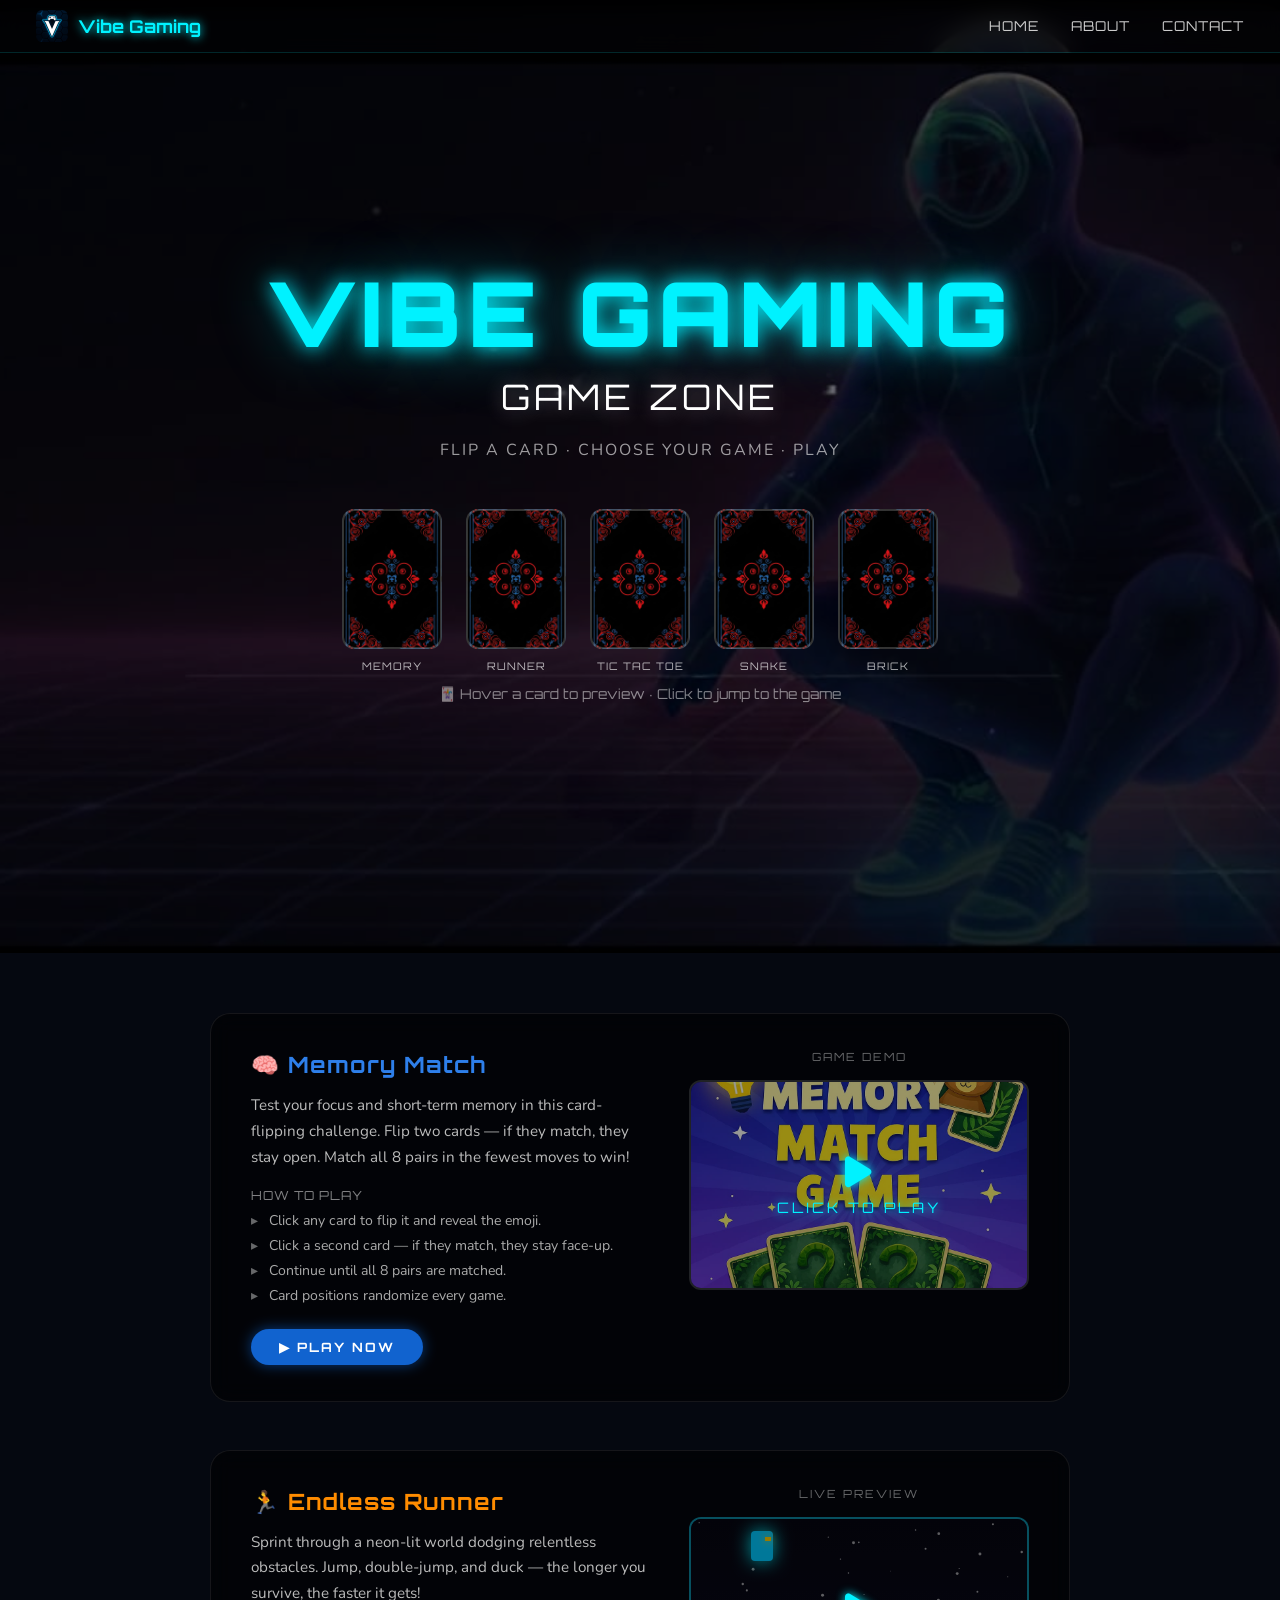
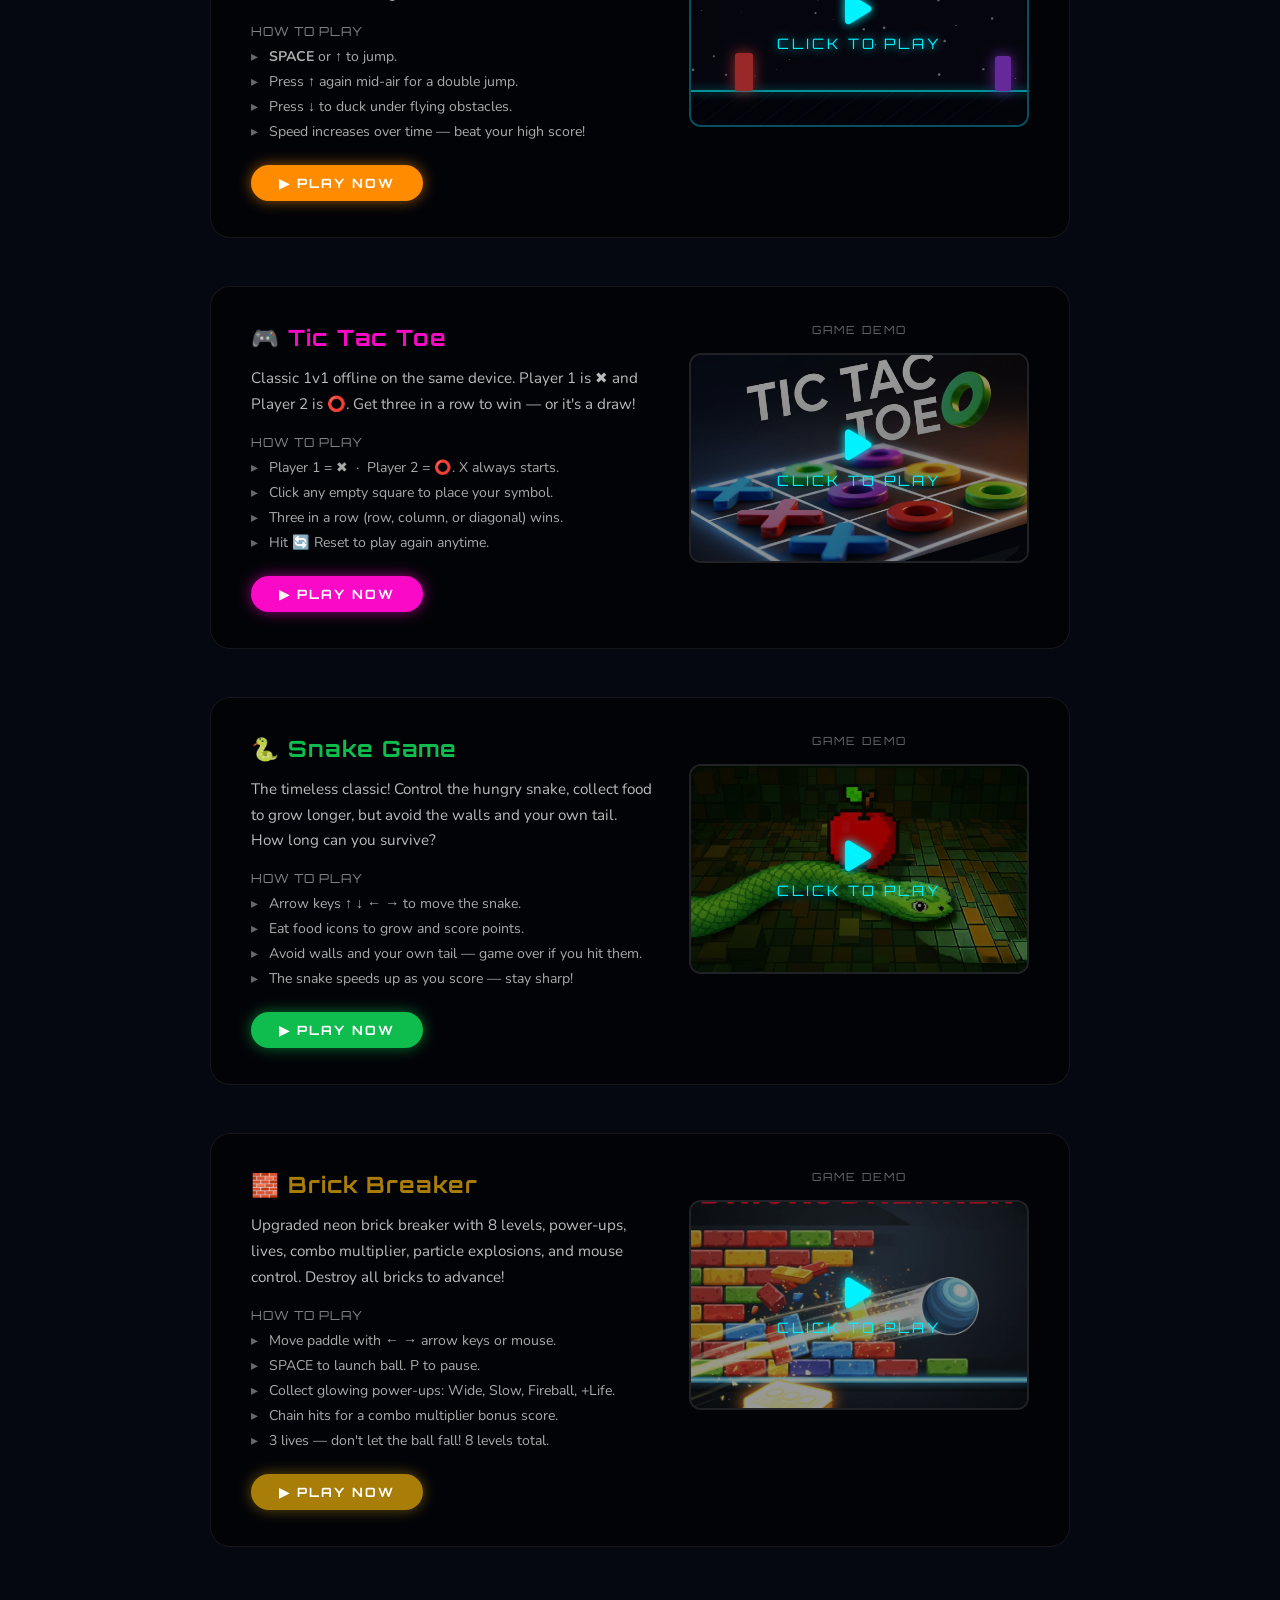
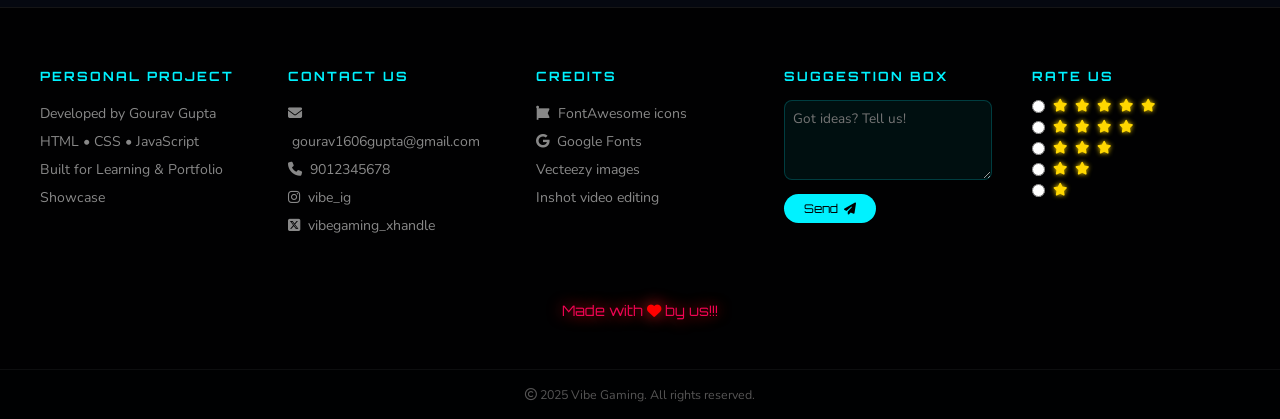
<file: index.html>
<!DOCTYPE html>
<html lang="en">

<head>
  <meta charset="UTF-8" />
  <meta name="viewport" content="width=device-width, initial-scale=1.0" />
  <title>Vibe Gaming</title>
  <link rel="stylesheet" href="css/main.css">
  <link rel="stylesheet" href="https://cdnjs.cloudflare.com/ajax/libs/font-awesome/6.7.2/css/all.min.css">
</head>

<body>

  <!--  Nav  -->
  <nav>
    <div class="dv">
      <a href="#home" class="nav-logo">
        <img src="assets/images/logo.jpg" alt="Vibe Gaming Logo">
        Vibe Gaming
      </a>
      <ul class="nav-links">
        <li><a href="#home">HOME</a></li>
        <li><a href="about.html">ABOUT</a></li>
        <li><a href="#contact">CONTACT</a></li>
      </ul>
    </div>
  </nav>

  <!--  Hero  -->
  <section id="home" class="hero">
    <div class="hero-content">
      <h1 class="hero-title">VIBE GAMING</h1>
      <p class="hero-subtitle">GAME ZONE</p>
      <p class="hero-tagline">FLIP A CARD · CHOOSE YOUR GAME · PLAY</p>

      <div class="cards-row">
        <a class="card-flip-wrap" href="#mcf" data-card="card1">
          <div class="card-flip">
            <div class="card-flip-inner">
              <div class="card-face card-face-front"></div>
              <div class="card-face card-face-back memory-card"></div>
            </div>
          </div>
          <span class="card-label">MEMORY</span>
        </a>

        <a class="card-flip-wrap" href="#runner" data-card="card2">
          <div class="card-flip">
            <div class="card-flip-inner">
              <div class="card-face card-face-front"></div>
              <div class="card-face card-face-back"
                style="background:#0a0a1a;display:flex;align-items:center;justify-content:center;font-family:'Orbitron',sans-serif;font-size:0.7rem;color:#00f2ff;text-align:center;">
                🏃<br>RUNNER</div>
            </div>
          </div>
          <span class="card-label">RUNNER</span>
        </a>

        <a class="card-flip-wrap" href="#tct" data-card="card3">
          <div class="card-flip">
            <div class="card-flip-inner">
              <div class="card-face card-face-front"></div>
              <div class="card-face card-face-back tictac-card"></div>
            </div>
          </div>
          <span class="card-label">TIC TAC TOE</span>
        </a>

        <a class="card-flip-wrap" href="#sg" data-card="card4">
          <div class="card-flip">
            <div class="card-flip-inner">
              <div class="card-face card-face-front"></div>
              <div class="card-face card-face-back snake-card"></div>
            </div>
          </div>
          <span class="card-label">SNAKE</span>
        </a>

        <a class="card-flip-wrap" href="#bg" data-card="card5">
          <div class="card-flip">
            <div class="card-flip-inner">
              <div class="card-face card-face-front"></div>
              <div class="card-face card-face-back brick-card"></div>
            </div>
          </div>
          <span class="card-label">BRICK</span>
        </a>
      </div>
    </div>


    </div>

    <p class="flip-cta">🃏 Hover a card to preview · Click to jump to the game</p>
    </div>
  </section>

  <!--  Sections wrapper  -->
  <div class="section-wrapper">

    <div class="game-section theme-blue" id="mcf">
      <div class="section-inner">
        <div class="section-info">
          <h2 class="section-title" style="color:#2e7fea">🧠 Memory Match</h2>
          <p class="section-desc">
            Test your focus and short-term memory in this card-flipping challenge.
            Flip two cards — if they match, they stay open. Match all 8 pairs in the fewest moves to win!
          </p>
          <p class="howto-title">How to Play</p>
          <ul class="howto-list">
            <li>Click any card to flip it and reveal the emoji.</li>
            <li>Click a second card — if they match, they stay face-up.</li>
            <li>Continue until all 8 pairs are matched.</li>
            <li>Card positions randomize every game.</li>
          </ul>
          <a href="games/memory.html" target="_blank" class="play-btn btn-blue">▶ PLAY NOW</a>
        </div>
        <div class="section-media">
          <p class="demo-label">Game Demo</p>
          <div class="video-wrapper">
            <video class="demo-video" poster="assets/images/memory.jpg" src="assets/videos/mgv.mp4" autoplay muted loop
              playsinline></video>
            <div class="play-overlay">
              <i class="fa-solid fa-play"></i>
              CLICK TO PLAY
            </div>
          </div>
        </div>
      </div>
    </div>

    <div class="game-section theme-orange" id="runner">
      <div class="section-inner">
        <div class="section-info">
          <h2 class="section-title" style="color:#ff8c00">🏃 Endless Runner</h2>
          <p class="section-desc">
            Sprint through a neon-lit world dodging relentless obstacles.
            Jump, double-jump, and duck — the longer you survive, the faster it gets!
          </p>
          <p class="howto-title">How to Play</p>
          <ul class="howto-list">
            <li><strong>SPACE</strong> or <strong>↑</strong> to jump.</li>
            <li>Press <strong>↑</strong> again mid-air for a double jump.</li>
            <li>Press <strong>↓</strong> to duck under flying obstacles.</li>
            <li>Speed increases over time — beat your high score!</li>
          </ul>
          <a href="games/runner.html" target="_blank" class="play-btn btn-orange">▶ PLAY NOW</a>
        </div>
        <div class="section-media">
          <p class="demo-label">Live Preview</p>
          <div class="runner-preview" onclick="window.open('games/runner.html','_blank')">
            <canvas id="previewCanvas" width="340" height="210"></canvas>
            <div class="play-overlay">
              <i class="fa-solid fa-play"></i>
              CLICK TO PLAY
            </div>
          </div>
        </div>
      </div>
    </div>

    <div class="game-section theme-pink" id="tct">
      <div class="section-inner">
        <div class="section-info">
          <h2 class="section-title" style="color:#fa09c6">🎮 Tic Tac Toe</h2>
          <p class="section-desc">
            Classic 1v1 offline on the same device. Player 1 is ✖ and Player 2 is ⭕.
            Get three in a row to win — or it's a draw!
          </p>
          <p class="howto-title">How to Play</p>
          <ul class="howto-list">
            <li>Player 1 = ✖ &nbsp;·&nbsp; Player 2 = ⭕. X always starts.</li>
            <li>Click any empty square to place your symbol.</li>
            <li>Three in a row (row, column, or diagonal) wins.</li>
            <li>Hit 🔄 Reset to play again anytime.</li>
          </ul>
          <a href="games/tictactoe.html" target="_blank" class="play-btn btn-pink">▶ PLAY NOW</a>
        </div>
        <div class="section-media">
          <p class="demo-label">Game Demo</p>
          <div class="video-wrapper">
            <video class="demo-video" poster="assets/images/tictac.jpg" src="assets/videos/tttv.mp4" autoplay muted loop
              playsinline></video>
            <div class="play-overlay">
              <i class="fa-solid fa-play"></i>
              CLICK TO PLAY
            </div>
          </div>
        </div>
      </div>
    </div>

    <div class="game-section theme-green" id="sg">
      <div class="section-inner">
        <div class="section-info">
          <h2 class="section-title" style="color:#0fbc4e">🐍 Snake Game</h2>
          <p class="section-desc">
            The timeless classic! Control the hungry snake, collect food to grow longer,
            but avoid the walls and your own tail. How long can you survive?
          </p>
          <p class="howto-title">How to Play</p>
          <ul class="howto-list">
            <li>Arrow keys ↑ ↓ ← → to move the snake.</li>
            <li>Eat food icons to grow and score points.</li>
            <li>Avoid walls and your own tail — game over if you hit them.</li>
            <li>The snake speeds up as you score — stay sharp!</li>
          </ul>
          <a href="games/snake.html" target="_blank" class="play-btn btn-green">▶ PLAY NOW</a>
        </div>
        <div class="section-media">
          <p class="demo-label">Game Demo</p>
          <div class="video-wrapper">
            <video class="demo-video" poster="assets/images/snake.jpg" src="assets/videos/snake game video.mp4" autoplay
              muted loop playsinline></video>
            <div class="play-overlay">
              <i class="fa-solid fa-play"></i>
              CLICK TO PLAY
            </div>
          </div>
        </div>
      </div>
    </div>

    <div class="game-section theme-gold" id="bg">
      <div class="section-inner">
        <div class="section-info">
          <h2 class="section-title" style="color:#a97e08">🧱 Brick Breaker</h2>
          <p class="section-desc">
            Upgraded neon brick breaker with 8 levels, power-ups, lives, combo multiplier,
            particle explosions, and mouse control. Destroy all bricks to advance!
          </p>
          <p class="howto-title">How to Play</p>
          <ul class="howto-list">
            <li>Move paddle with ← → arrow keys or mouse.</li>
            <li>SPACE to launch ball. P to pause.</li>
            <li>Collect glowing power-ups: Wide, Slow, Fireball, +Life.</li>
            <li>Chain hits for a combo multiplier bonus score.</li>
            <li>3 lives — don't let the ball fall! 8 levels total.</li>
          </ul>
          <a href="games/brick.html" target="_blank" class="play-btn btn-gold">▶ PLAY NOW</a>
        </div>
        <div class="section-media">
          <p class="demo-label">Game Demo</p>
          <div class="video-wrapper">
            <video class="demo-video" poster="assets/images/brick.jpg" src="assets/videos/brickv.mp4" autoplay muted
              loop playsinline></video>
            <div class="play-overlay">
              <i class="fa-solid fa-play"></i>
              CLICK TO PLAY
            </div>
          </div>
        </div>
      </div>
    </div>

  </div><!-- /.section-wrapper -->

  <!--  Footer  -->
  <footer class="footer" id="contact">
    <div>
      <h3>Personal Project</h3>
      <p>Developed by Gourav Gupta</p>
      <p>HTML • CSS • JavaScript</p>
      <p>Built for Learning & Portfolio Showcase</p>
    </div>
    <div>
      <h3>Contact Us</h3>
      <p><i class="fa-solid fa-envelope"></i> &nbsp;gourav1606gupta@gmail.com</p>
      <p><i class="fa-solid fa-phone"></i> &nbsp;9012345678</p>
      <p><i class="fa-brands fa-instagram"></i> &nbsp;vibe_ig</p>
      <p><i class="fa-brands fa-square-x-twitter"></i> &nbsp;vibegaming_xhandle</p>
    </div>
    <div>
      <h3>Credits</h3>
      <p><i class="fa-brands fa-font-awesome"></i> &nbsp;FontAwesome icons</p>
      <p><i class="fa-brands fa-google"></i> &nbsp;Google Fonts</p>
      <p>Vecteezy images</p>
      <p>Inshot video editing</p>
    </div>
    <div class="suggestion-box">
      <h3>Suggestion Box</h3>
      <textarea placeholder="Got ideas? Tell us!"></textarea><br>
      <button type="button">Send &nbsp;<i class="fa-solid fa-paper-plane"></i></button>
    </div>
    <div>
      <h3>Rate Us</h3>
      <div class="rating-stars">
        <label class="star-row"><input type="radio" name="rating" value="5"> <i class="fa-solid fa-star"></i><i
            class="fa-solid fa-star"></i><i class="fa-solid fa-star"></i><i class="fa-solid fa-star"></i><i
            class="fa-solid fa-star"></i></label>
        <label class="star-row"><input type="radio" name="rating" value="4"> <i class="fa-solid fa-star"></i><i
            class="fa-solid fa-star"></i><i class="fa-solid fa-star"></i><i class="fa-solid fa-star"></i></label>
        <label class="star-row"><input type="radio" name="rating" value="3"> <i class="fa-solid fa-star"></i><i
            class="fa-solid fa-star"></i><i class="fa-solid fa-star"></i></label>
        <label class="star-row"><input type="radio" name="rating" value="2"> <i class="fa-solid fa-star"></i><i
            class="fa-solid fa-star"></i></label>
        <label class="star-row"><input type="radio" name="rating" value="1"> <i class="fa-solid fa-star"></i></label>
      </div>
    </div>
    <div class="love-note">
      Made with <i class="fa-solid fa-heart" style="color:#ff0000"></i> by us!!!
    </div>
  </footer>
  <div class="footer-bottom">
    <i class="fa-regular fa-copyright"></i> 2025 Vibe Gaming. All rights reserved.
  </div>

  <script src="js/home.js"></script>
</body>

</html>
</file>
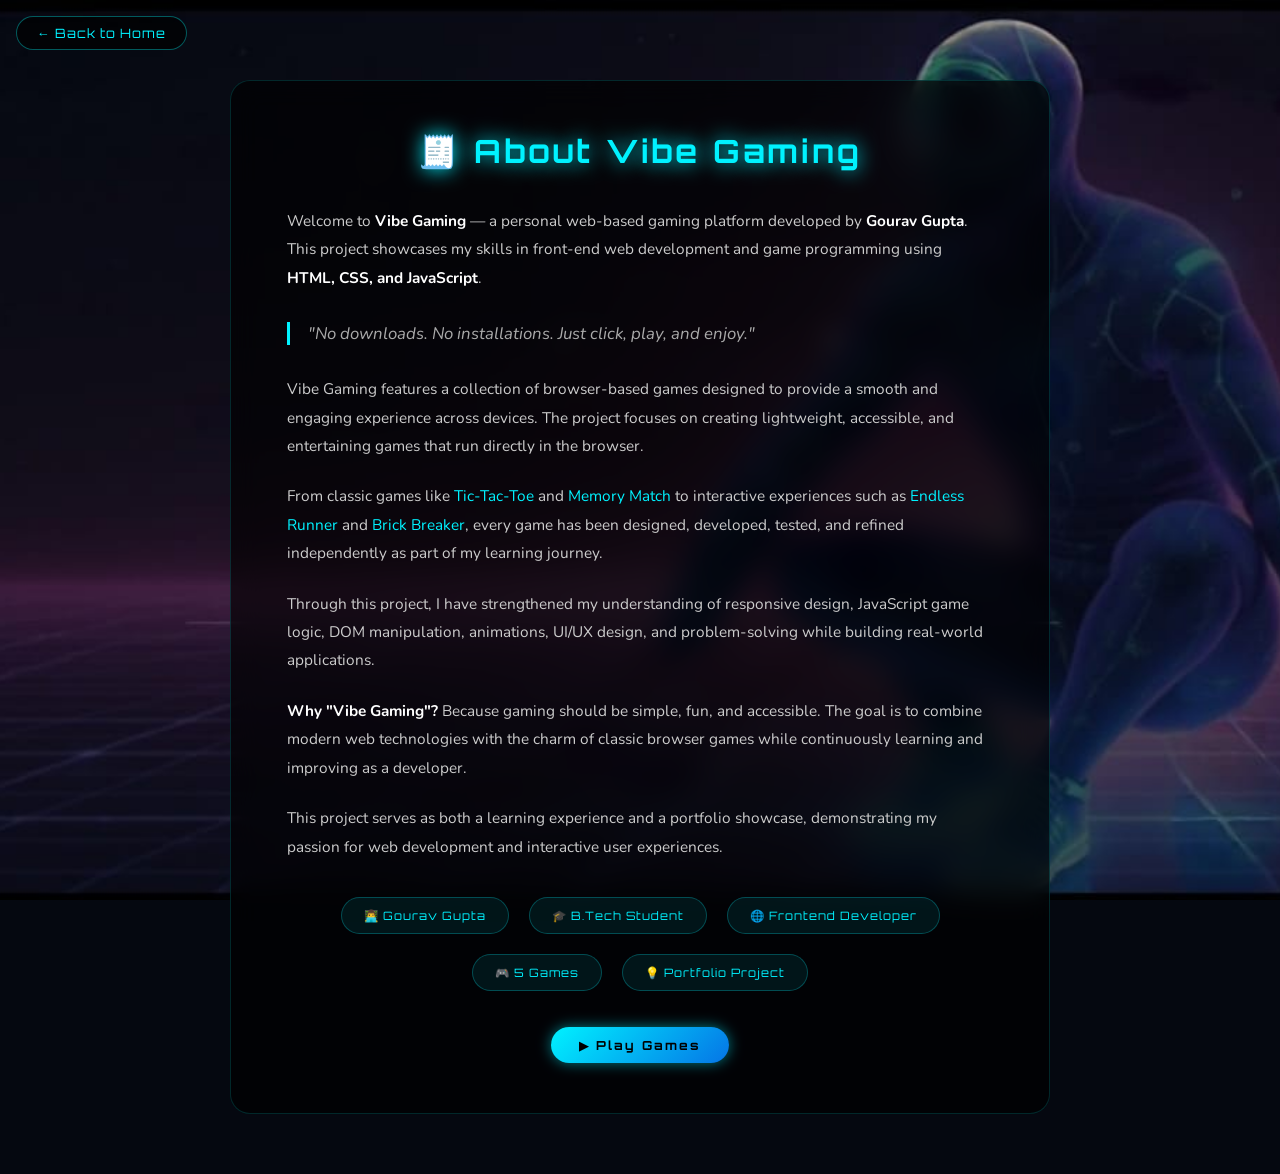
<file: about.html>
<!DOCTYPE html>
<html lang="en">

<head>
  <meta charset="UTF-8" />
  <meta name="viewport" content="width=device-width, initial-scale=1.0" />
  <title>About – Vibe Gaming</title>
  <link rel="stylesheet" href="css/main.css">
  <style>
    .about-page {
      min-height: 100vh;
      padding: 80px 20px 60px;
      display: flex;
      flex-direction: column;
      align-items: center;
    }

    .about-card {
      background: rgba(0, 0, 0, 0.65);
      backdrop-filter: blur(14px);
      border: 1px solid rgba(0, 255, 255, 0.15);
      border-radius: 20px;
      max-width: 820px;
      width: 100%;
      padding: 50px 56px;
    }

    .about-card h1 {
      font-family: 'Orbitron', sans-serif;
      font-size: 2rem;
      color: #00f2ff;
      text-shadow: 0 0 20px #00f2ff;
      margin-bottom: 36px;
      text-align: center;
      letter-spacing: 3px;
    }

    .about-card p {
      font-size: 0.96rem;
      line-height: 1.85;
      color: #ccc;
      margin-bottom: 22px;
    }

    .about-card p strong {
      color: #fff;
    }

    .about-card p em {
      color: #00f2ff;
      font-style: normal;
    }

    .about-card .highlight {
      border-left: 3px solid #00f2ff;
      padding-left: 18px;
      color: #aaa;
      font-size: 1.05rem;
      font-style: italic;
      margin: 30px 0;
    }

    .team-strip {
      display: flex;
      gap: 20px;
      justify-content: center;
      flex-wrap: wrap;
      margin-top: 36px;
    }

    .team-chip {
      background: rgba(0, 242, 255, 0.08);
      border: 1px solid rgba(0, 242, 255, 0.25);
      border-radius: 999px;
      padding: 10px 22px;
      font-family: 'Orbitron', sans-serif;
      font-size: 0.72rem;
      letter-spacing: 1px;
      color: #00f2ff;
    }

    .back-home {
      display: inline-block;
      margin-top: 36px;
      padding: 10px 28px;
      font-family: 'Orbitron', sans-serif;
      font-size: 0.78rem;
      letter-spacing: 2px;
      text-decoration: none;
      border-radius: 999px;
      background: linear-gradient(135deg, #00f2ff, #0575e6);
      color: #000;
      font-weight: 700;
      box-shadow: 0 0 14px rgba(0, 242, 255, 0.5);
      transition: transform 0.2s, box-shadow 0.2s;
    }

    .back-home:hover {
      transform: scale(1.06);
      box-shadow: 0 0 24px rgba(0, 242, 255, 0.8);
    }
  </style>
</head>

<body>
  <a href="index.html" class="back-btn">← Back to Home</a>

  <div class="about-page">
    <div class="about-card">
      <h1>🧾 About Vibe Gaming</h1>

      <p>
        Welcome to <strong>Vibe Gaming</strong> — a personal web-based gaming platform
        developed by <strong>Gourav Gupta</strong>. This project showcases my skills in
        front-end web development and game programming using
        <strong>HTML, CSS, and JavaScript</strong>.
      </p>

      <div class="highlight">
        "No downloads. No installations. Just click, play, and enjoy."
      </div>

      <p>
        Vibe Gaming features a collection of browser-based games designed to provide
        a smooth and engaging experience across devices. The project focuses on
        creating lightweight, accessible, and entertaining games that run directly
        in the browser.
      </p>

      <p>
        From classic games like <em>Tic-Tac-Toe</em> and <em>Memory Match</em> to
        interactive experiences such as <em>Endless Runner</em> and
        <em>Brick Breaker</em>, every game has been designed, developed, tested,
        and refined independently as part of my learning journey.
      </p>

      <p>
        Through this project, I have strengthened my understanding of responsive
        design, JavaScript game logic, DOM manipulation, animations, UI/UX design,
        and problem-solving while building real-world applications.
      </p>

      <p>
        <strong>Why "Vibe Gaming"?</strong> Because gaming should be simple, fun,
        and accessible. The goal is to combine modern web technologies with the
        charm of classic browser games while continuously learning and improving
        as a developer.
      </p>

      <p>
        This project serves as both a learning experience and a portfolio showcase,
        demonstrating my passion for web development and interactive user
        experiences.
      </p>

      <div class="team-strip">
        <span class="team-chip">👨‍💻 Gourav Gupta</span>
        <span class="team-chip">🎓 B.Tech Student</span>
        <span class="team-chip">🌐 Frontend Developer</span>
        <span class="team-chip">🎮 5 Games</span>
        <span class="team-chip">💡 Portfolio Project</span>
      </div>

      <div style="text-align:center">
        <a href="index.html" class="back-home">▶ Play Games</a>
      </div>
    </div>
  </div>
</body>

</html>
</file>
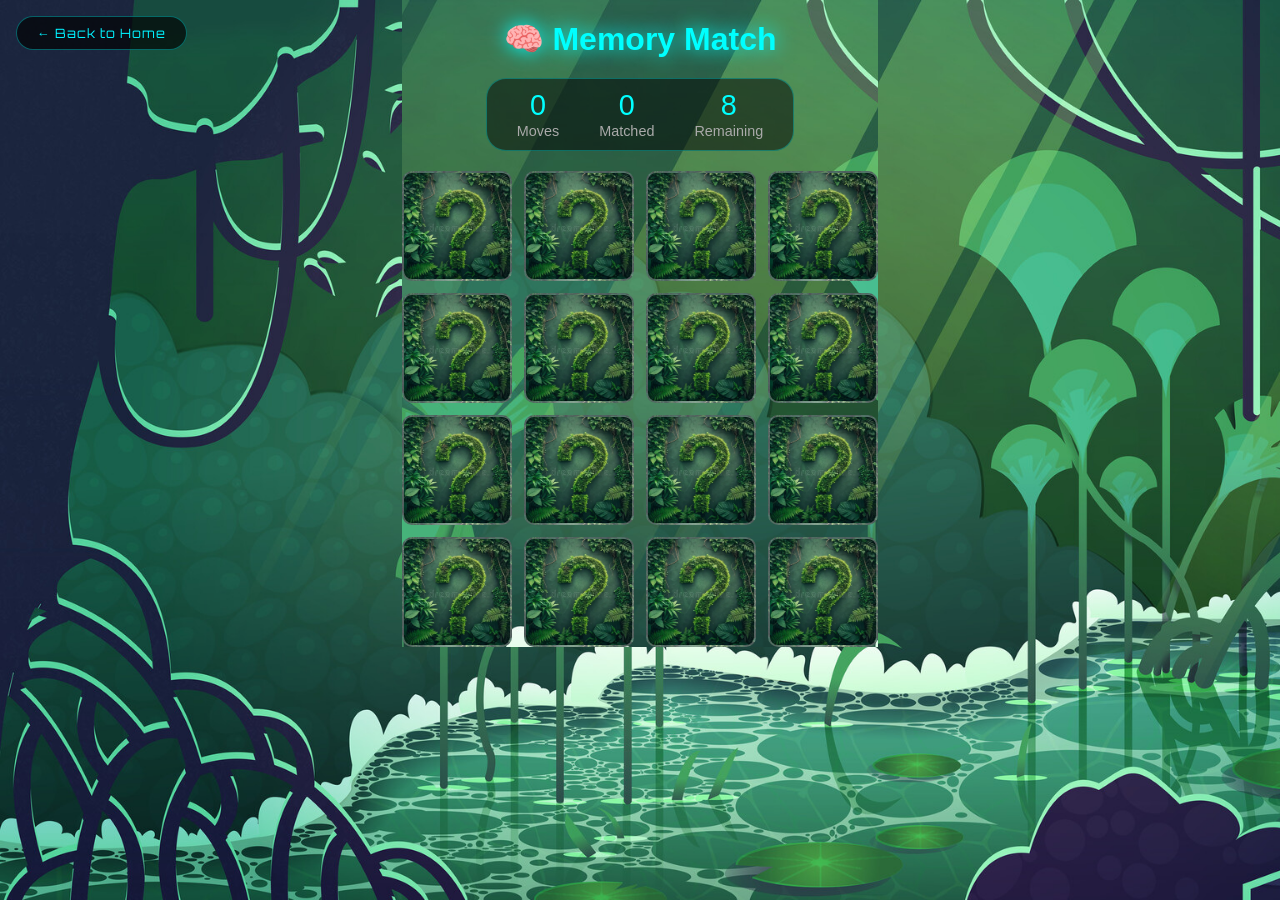
<file: games/memory.html>
<!DOCTYPE html>
<html lang="en">
<head>
  <meta charset="UTF-8" />
  <meta name="viewport" content="width=device-width, initial-scale=1.0" />
  <title>Memory Match – Vibe Gaming</title>
  <link rel="stylesheet" href="../css/main.css">
  <link rel="stylesheet" href="../css/memory.css">
</head>
<body>
  <a href="../index.html" class="back-btn">← Back to Home</a>
  <h1>🧠 Memory Match</h1>

  <div class="stats">
    <div class="stat">
      <span id="moves">0</span>
      <label>Moves</label>
    </div>
    <div class="stat">
      <span id="matched">0</span>
      <label>Matched</label>
    </div>
    <div class="stat">
      <span id="remaining">8</span>
      <label>Remaining</label>
    </div>
  </div>

  <div class="game-board" id="game-board"></div>

  <div class="win-message" id="win-msg">🎉 Congratulations! You Won!</div>
  <button class="restart-btn" id="restart-btn" onclick="initGame()">🔄 Play Again</button>

  <script src="../js/memory.js"></script>
</body>
</html>
</file>
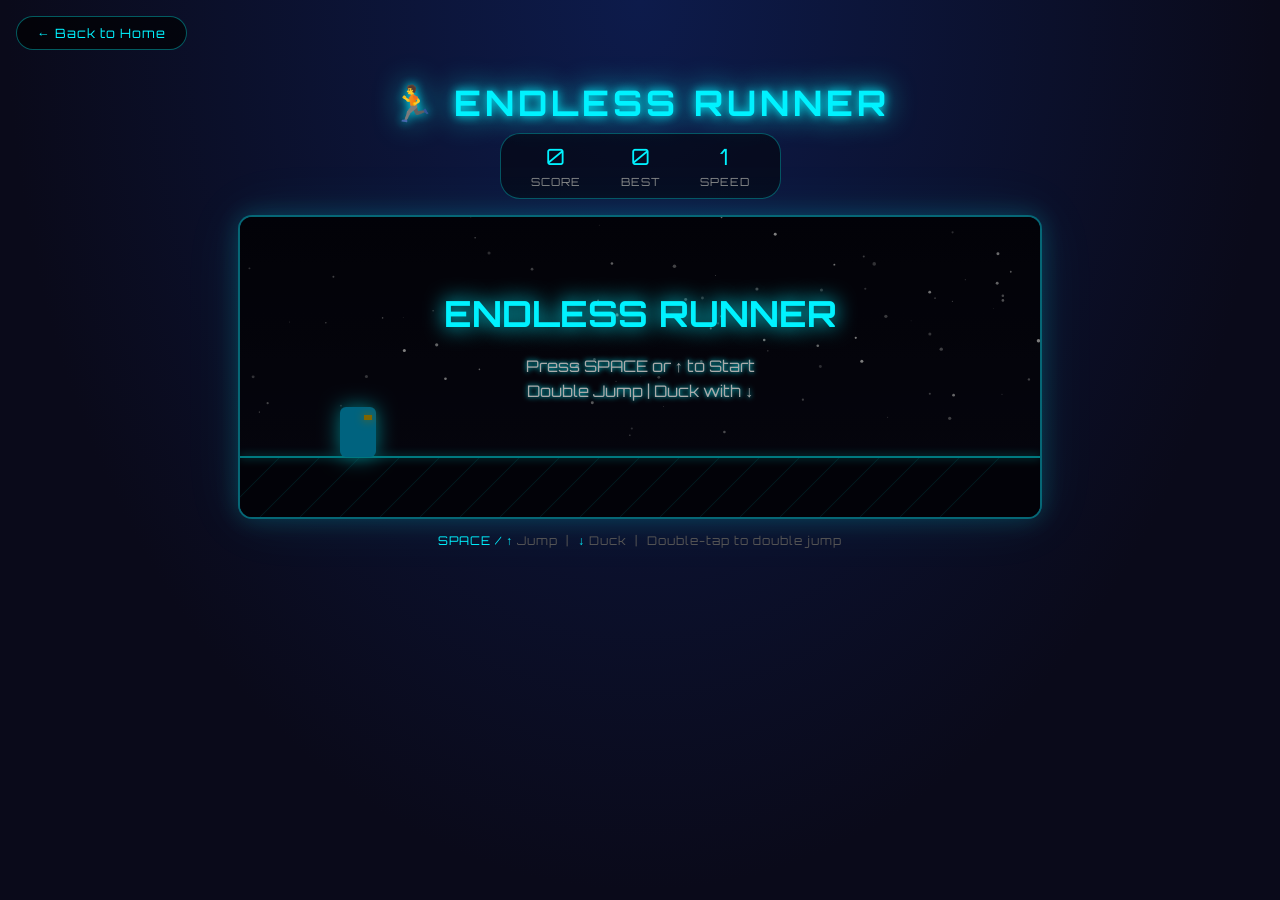
<file: games/runner.html>
<!DOCTYPE html>
<html lang="en">

<head>
  <meta charset="UTF-8" />
  <meta name="viewport" content="width=device-width, initial-scale=1.0" />
  <title>Endless Runner – Vibe Gaming</title>
  <link rel="stylesheet" href="../css/main.css">
  <link rel="stylesheet" href="../css/runner.css">
</head>

<body>
  <a href="../index.html" class="back-btn">← Back to Home</a>

  <h1>🏃 ENDLESS RUNNER</h1>

  <div class="score-bar">
    <div class="score-item">
      <span id="scoreDisplay">0</span>
      <label>SCORE</label>
    </div>
    <div class="score-item">
      <span id="highScoreDisplay">0</span>
      <label>BEST</label>
    </div>
    <div class="score-item">
      <span id="speedDisplay">1</span>
      <label>SPEED</label>
    </div>
  </div>

  <canvas id="gameCanvas" width="800" height="300"></canvas>

  <div class="controls">
    <span>SPACE / ↑</span> Jump &nbsp;|&nbsp; <span>↓</span> Duck &nbsp;|&nbsp; Double-tap to double jump
  </div>
<script src="../js/runner.js"></script>
</body>

</html>
</file>
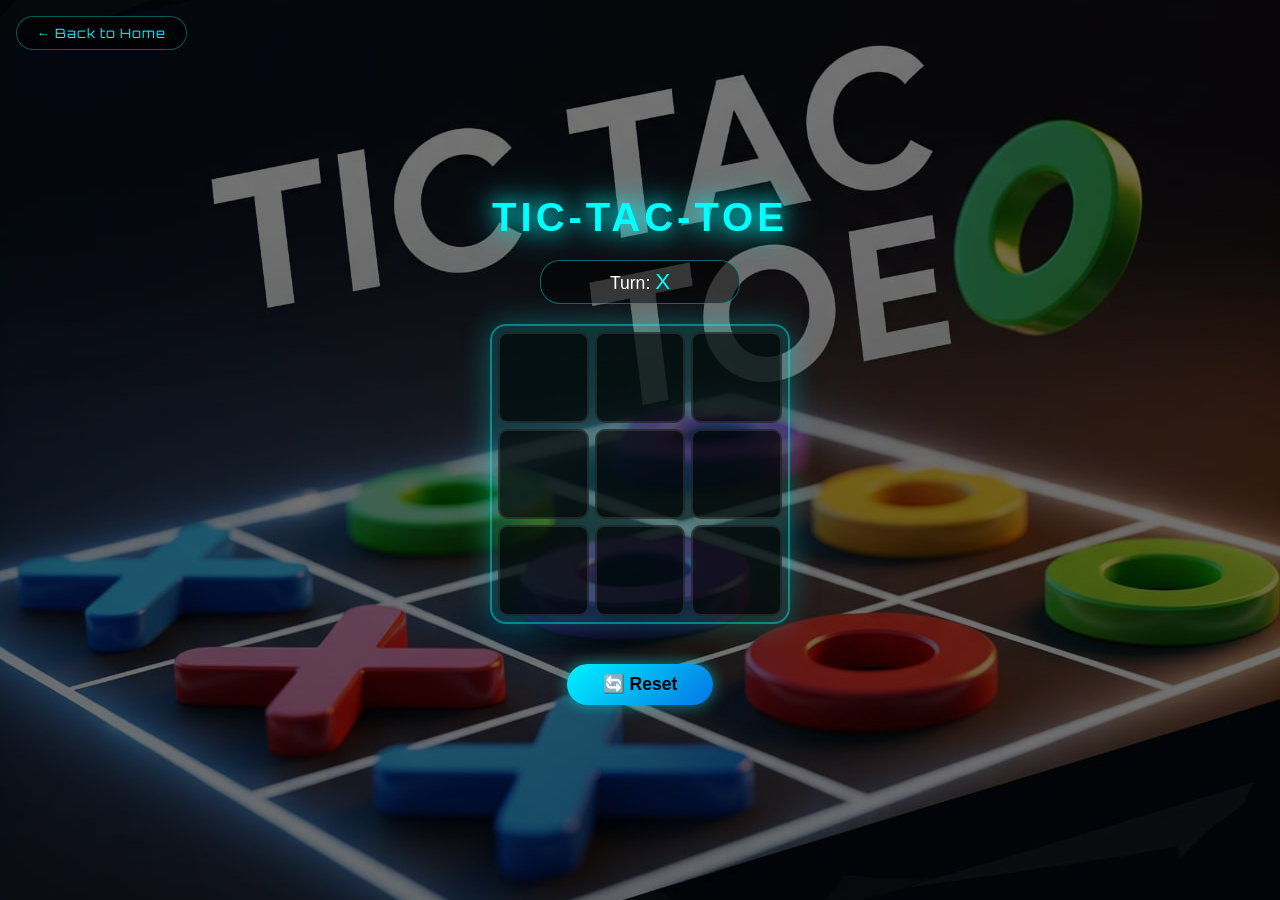
<file: games/tictactoe.html>
<!DOCTYPE html>
<html lang="en">
<head>
  <meta charset="UTF-8" />
  <meta name="viewport" content="width=device-width, initial-scale=1.0" />
  <title>Tic Tac Toe – Vibe Gaming</title>
  <link rel="stylesheet" href="../css/main.css">
  <link rel="stylesheet" href="../css/tictactoe.css">
</head>
<body>
  <a href="../index.html" class="back-btn">← Back to Home</a>

  <div class="content">
    <h1>TIC-TAC-TOE</h1>
    <div class="turn-indicator">Turn: <span id="turn-display">X</span></div>

    <div id="xo">
      <div class="box"></div>
      <div class="box"></div>
      <div class="box"></div>
      <div class="box"></div>
      <div class="box"></div>
      <div class="box"></div>
      <div class="box"></div>
      <div class="box"></div>
      <div class="box"></div>
    </div>

    <div id="message-area"></div>
    <button class="reset-btn" id="resetBtn">🔄 Reset</button>
  </div>

  <script src="../js/tictactoe.js"></script>
</body>
</html>
</file>
<file: css/main.css>
/* =====================================================================
   VibGaming — main.css
   Shared styles for index.html (home page)
   ===================================================================== */

@import url('https://fonts.googleapis.com/css2?family=Orbitron:wght@400;700;900&family=Nunito:wght@400;600;700&display=swap');

/* Reset & Base  */
*,
*::before,
*::after {
  box-sizing: border-box;
  margin: 0;
  padding: 0;
}

body {
  font-family: 'Nunito', sans-serif;
  background: url('../assets/images/bg.jpg') no-repeat center center / cover fixed;
  background-color: #050810;
  color: #eeeeee;
  overflow-x: hidden;
}

/* Nav  */
.dv {
  position: sticky;
  top: 0;
  z-index: 100;
  display: flex;
  align-items: center;
  justify-content: space-between;
  padding: 10px 36px;
  background: rgba(0, 0, 0, 0.75);
  backdrop-filter: blur(12px);
  border-bottom: 1px solid rgba(0, 255, 255, 0.15);
}

.nav-logo {
  display: flex;
  align-items: center;
  gap: 10px;
  font-family: 'Orbitron', sans-serif;
  font-weight: 700;
  font-size: 1.1rem;
  color: #00f2ff;
  text-shadow: 0 0 10px #00f2ff;
  text-decoration: none;
}

.nav-logo img {
  width: 32px;
  height: 32px;
  border-radius: 6px;
  object-fit: cover;
}

.nav-links {
  display: flex;
  gap: 32px;
  list-style: none;
}

.nav-links a {
  font-family: 'Orbitron', sans-serif;
  font-size: 0.85rem;
  letter-spacing: 1px;
  color: #ccc;
  text-decoration: none;
  transition: color 0.2s, text-shadow 0.2s;
}

.nav-links a:hover {
  color: #00f2ff;
  text-shadow: 0 0 10px #00f2ff;
}

/* Hero Section  */
.hero {
  position: relative;
  min-height: 100vh;
  display: flex;
  flex-direction: column;
  align-items: center;
  justify-content: center;
  padding: 60px 20px 100px;
  background: url('../assets/images/bg.jpg') center / cover no-repeat;
  text-align: center;
  overflow: hidden;
}

.hero::before {
  content: '';
  position: absolute;
  inset: 0;
  background: rgba(0, 0, 0, 0.55);
}

.hero-content {
  position: relative;
  z-index: 1;
}

.hero-title {
  font-family: 'Orbitron', sans-serif;
  font-weight: 900;
  font-size: clamp(2.5rem, 7vw, 6rem);
  color: #00f2ff;
  text-shadow: 0 0 20px #00f2ff, 0 0 60px rgba(0, 242, 255, 0.5);
  letter-spacing: 6px;
  line-height: 1.1;
}

.hero-subtitle {
  font-family: 'Orbitron', sans-serif;
  font-size: clamp(1.2rem, 3vw, 2.2rem);
  color: #fff;
  text-shadow: 0 0 20px rgba(255, 255, 255, 0.4);
  margin-top: 12px;
  letter-spacing: 4px;
}

.hero-tagline {
  font-size: 1rem;
  color: rgba(255, 255, 255, 0.6);
  margin-top: 20px;
  letter-spacing: 2px;
}

/* Card Flip Row  */
.cards-row {
  display: flex;
  gap: 24px;
  justify-content: center;
  flex-wrap: wrap;
  margin-top: 48px;
  position: relative;
  z-index: 1;
}

.card-flip-wrap {
  display: flex;
  flex-direction: column;
  align-items: center;
  gap: 10px;
  cursor: pointer;
  text-decoration: none;
}

.card-flip {
  width: 100px;
  height: 140px;
  perspective: 800px;
  position: relative;
}

.card-flip-inner {
  position: relative;
  width: 100%;
  height: 100%;
  transform-style: preserve-3d;
  transition: transform 0.55s cubic-bezier(0.4, 0.2, 0.2, 1);
}

.card-flip-wrap:hover .card-flip-inner {
  transform: rotateY(180deg);
}

.card-face {
  position: absolute;
  inset: 0;
  border-radius: 12px;
  backface-visibility: hidden;
  -webkit-backface-visibility: hidden;
  overflow: hidden;
  border: 2px solid rgba(255, 255, 255, 0.2);
}

.card-face-front {
  background: url('../assets/images/card.jpg') center / cover;
}

.card-face-back {
  transform: rotateY(180deg);
  background-size: cover;
  background-position: center;
  background-repeat: no-repeat;
}

.memory-card {
  background-image: url("../assets/images/memory.jpg");
}

.tictac-card {
  background-image: url("../assets/images/tictac.jpg");
}

.snake-card {
  background-image: url("../assets/images/snake.jpg");
}

.brick-card {
  background-image: url("../assets/images/brick.jpg");
}

.card-label {
  font-family: 'Orbitron', sans-serif;
  font-size: 0.65rem;
  letter-spacing: 1px;
  color: rgba(255, 255, 255, 0.7);
  text-align: center;
}

.flip-cta {
  font-family: 'Orbitron', sans-serif;
  font-size: 0.85rem;
  color: rgba(255, 255, 255, 0.5);
  margin-top: 12px;
  animation: blink 2s infinite;
  position: relative;
  z-index: 1;
}

@keyframes blink {

  0%,
  100% {
    opacity: 1;
  }

  50% {
    opacity: 0.3;
  }
}

/* Game Sections  */
.section-wrapper {
  max-width: 900px;
  margin: 60px auto;
  padding: 0 20px;
}

.game-section {
  background: rgba(0, 0, 0, 0.55);
  backdrop-filter: blur(10px);
  border-radius: 20px;
  padding: 36px 40px;
  border: 1px solid rgba(255, 255, 255, 0.08);
  transition: border-color 0.3s, box-shadow 0.3s;
  margin-bottom: 48px;
}

/* Color themes per section */
.game-section.theme-blue:hover {
  border-color: #1163cf;
  box-shadow: 0 0 20px rgba(17, 99, 207, 0.35), 0 0 80px rgba(17, 99, 207, 0.15);
}

.game-section.theme-orange:hover {
  border-color: #ff8c00;
  box-shadow: 0 0 20px rgba(255, 140, 0, 0.35), 0 0 80px rgba(255, 140, 0, 0.15);
}

.game-section.theme-pink:hover {
  border-color: #fa09c6;
  box-shadow: 0 0 20px rgba(250, 9, 198, 0.35), 0 0 80px rgba(250, 9, 198, 0.15);
}

.game-section.theme-green:hover {
  border-color: #0fbc4e;
  box-shadow: 0 0 20px rgba(15, 188, 78, 0.35), 0 0 80px rgba(15, 188, 78, 0.15);
}

.game-section.theme-gold:hover {
  border-color: #a97e08;
  box-shadow: 0 0 20px rgba(169, 126, 8, 0.35), 0 0 80px rgba(169, 126, 8, 0.15);
}

.section-inner {
  display: flex;
  gap: 36px;
  align-items: flex-start;
  flex-wrap: wrap;
}

.section-info {
  flex: 1;
  min-width: 260px;
  text-align: left;
}

.section-title {
  font-family: 'Orbitron', sans-serif;
  font-size: 1.4rem;
  margin-bottom: 14px;
  letter-spacing: 1px;
}

.section-desc {
  font-size: 0.95rem;
  color: #bbb;
  line-height: 1.7;
  margin-bottom: 16px;
}

.howto-title {
  font-family: 'Orbitron', sans-serif;
  font-size: 0.78rem;
  letter-spacing: 1px;
  color: rgba(255, 255, 255, 0.5);
  text-transform: uppercase;
  margin-bottom: 8px;
}

.howto-list {
  list-style: none;
  display: flex;
  flex-direction: column;
  gap: 6px;
}

.howto-list li {
  font-size: 0.88rem;
  color: #aaa;
  padding-left: 18px;
  position: relative;
}

.howto-list li::before {
  content: '▸';
  position: absolute;
  left: 0;
  color: rgba(255, 255, 255, 0.4);
}

.section-media {
  flex-shrink: 0;
  display: flex;
  flex-direction: column;
  align-items: center;
  gap: 16px;
}

.demo-label {
  font-family: 'Orbitron', sans-serif;
  font-size: 0.7rem;
  letter-spacing: 2px;
  color: rgba(255, 255, 255, 0.4);
  text-transform: uppercase;
}

/* Video & Preview Wrappers  */
.video-wrapper {
  position: relative;
  width: 340px;
  height: 210px;
  border-radius: 12px;
  overflow: hidden;
  border: 2px solid rgba(255, 255, 255, 0.12);
  cursor: pointer;
}

.demo-video {
  width: 100%;
  height: 100%;
  object-fit: cover;
  display: block;
  border: none;
}

/* Play Overlay Shared for Video & Canvas */
.video-wrapper .play-overlay,
.runner-preview .play-overlay {
  position: absolute;
  inset: 0;
  display: flex;
  flex-direction: column;
  align-items: center;
  justify-content: center;
  background: rgba(0, 0, 0, 0.4);
  font-family: 'Orbitron', sans-serif;
  color: #00f2ff;
  font-size: 0.9rem;
  letter-spacing: 3px;
  text-shadow: 0 0 10px #00f2ff;
  transition: background 0.3s ease;
  pointer-events: none;
}

.video-wrapper .play-overlay i,
.runner-preview .play-overlay i {
  font-size: 2.2rem;
  margin-bottom: 8px;
}

.video-wrapper:hover .play-overlay,
.runner-preview:hover .play-overlay {
  background: rgba(0, 0, 0, 0.6);
}

/* Runner live preview */
.runner-preview {
  width: 340px;
  height: 210px;
  background: #0a0a1a;
  border: 2px solid rgba(0, 242, 255, 0.3);
  border-radius: 12px;
  overflow: hidden;
  position: relative;
  cursor: pointer;
}

.runner-preview canvas {
  display: block;
}

/* Play Buttons  */
.play-btn {
  display: inline-block;
  margin-top: 24px;
  padding: 10px 28px;
  font-family: 'Orbitron', sans-serif;
  font-size: 0.8rem;
  font-weight: 700;
  letter-spacing: 2px;
  text-decoration: none;
  border-radius: 999px;
  transition: transform 0.2s, box-shadow 0.2s;
  cursor: pointer;
  border: none;
}

.play-btn:hover {
  transform: scale(1.06);
}

.play-btn.btn-blue {
  background: #1163cf;
  color: #fff;
  box-shadow: 0 0 14px rgba(17, 99, 207, 0.6);
}

.play-btn.btn-orange {
  background: #ff8c00;
  color: #fff;
  box-shadow: 0 0 14px rgba(255, 140, 0, 0.6);
}

.play-btn.btn-pink {
  background: #fa09c6;
  color: #fff;
  box-shadow: 0 0 14px rgba(250, 9, 198, 0.6);
}

.play-btn.btn-green {
  background: #0fbc4e;
  color: #fff;
  box-shadow: 0 0 14px rgba(15, 188, 78, 0.6);
}

.play-btn.btn-gold {
  background: #a97e08;
  color: #fff;
  box-shadow: 0 0 14px rgba(169, 126, 8, 0.6);
}

/* Footer  */
.footer {
  background: rgba(0, 0, 0, 0.85);
  border-top: 1px solid rgba(255, 255, 255, 0.08);
  padding: 60px 40px 30px;
  display: grid;
  grid-template-columns: repeat(auto-fit, minmax(200px, 1fr));
  gap: 40px;
}

.footer h3 {
  font-family: 'Orbitron', sans-serif;
  font-size: 0.8rem;
  letter-spacing: 2px;
  color: #00f2ff;
  text-transform: uppercase;
  margin-bottom: 16px;
}

.footer p,
.footer li,
.footer a {
  font-size: 0.88rem;
  color: #888;
  line-height: 2;
  text-decoration: none;
}

.footer a:hover {
  color: #00f2ff;
}

.footer-bottom {
  background: rgba(0, 0, 0, 0.9);
  text-align: center;
  padding: 16px;
  font-size: 0.78rem;
  color: #555;
  border-top: 1px solid rgba(255, 255, 255, 0.05);
}

.suggestion-box textarea {
  width: 100%;
  min-height: 80px;
  background: rgba(0, 242, 255, 0.06);
  border: 1px solid rgba(0, 242, 255, 0.2);
  border-radius: 8px;
  color: #fff;
  padding: 8px;
  font-family: 'Nunito', sans-serif;
  font-size: 0.85rem;
  resize: vertical;
}

.suggestion-box button {
  margin-top: 8px;
  padding: 7px 20px;
  background: #00f2ff;
  color: #000;
  border: none;
  border-radius: 20px;
  font-family: 'Orbitron', sans-serif;
  font-size: 0.75rem;
  cursor: pointer;
  transition: background 0.2s;
}

.suggestion-box button:hover {
  background: #00c8d4;
}

.rating-stars {
  display: flex;
  flex-direction: column;
  gap: 8px;
}

.star-row {
  display: flex;
  align-items: center;
  gap: 8px;
}

.star-row input[type=radio] {
  accent-color: gold;
}

.star-row i {
  color: gold;
  font-size: 0.8rem;
  text-shadow: 0 0 5px gold;
}

.love-note {
  text-align: center;
  padding: 20px;
  font-family: 'Orbitron', sans-serif;
  font-size: 0.9rem;
  color: #f10453;
  text-shadow: 0 0 15px #f11e1e;
  grid-column: 1 / -1;
}

/* Shared back button used across all game pages  */
.back-btn {
  position: fixed;
  top: 16px;
  left: 16px;
  padding: 8px 20px;
  font-family: 'Orbitron', sans-serif;
  font-size: 0.8rem;
  background: rgba(0, 0, 0, 0.65);
  border: 1px solid rgba(0, 255, 255, 0.35);
  border-radius: 999px;
  color: #00f2ff;
  text-decoration: none;
  z-index: 999;
  letter-spacing: 1px;
  transition: background 0.2s, box-shadow 0.2s;
}

.back-btn:hover {
  background: rgba(0, 255, 255, 0.12);
  box-shadow: 0 0 12px rgba(0, 255, 255, 0.3);
}
</file>
<file: css/memory.css>
/* =====================================================================
   VibGaming — memory.css
   ===================================================================== */

@import url('https://fonts.cdnfonts.com/css/surprisedmonkey');

*, *::before, *::after { box-sizing: border-box; margin: 0; padding: 0; }

html, body {
  min-height: 100%;
  font-family: 'surprisedmonkey', sans-serif;
  display: flex;
  flex-direction: column;
  align-items: center;
  background-image: url('../assets/images/img.jpg');
  background-size: cover;
  background-attachment: fixed;
  color: white;
}

h1 {
  margin-top: 20px;
  font-size: 2rem;
  text-shadow: 0 0 20px cyan;
  color: cyan;
}

.game-board {
  display: grid;
  grid-template-columns: repeat(4, 110px);
  gap: 12px;
  margin-top: 20px;
}

.card {
  width: 110px;
  height: 110px;
  cursor: pointer;
  border-radius: 10px;
  position: relative;
  perspective: 1000px;
  transition: transform 0.1s;
}

.card:hover { transform: scale(1.05); }

.card .front,
.card .back {
  position: absolute;
  width: 110px;
  height: 110px;
  backface-visibility: hidden;
  transition: transform 0.5s;
  border-radius: 10px;
}

.card .front {
  background-image: url('../assets/images/img2.jpg');
  background-size: cover;
  transform: rotateY(0deg);
  border: 2px solid rgba(255,255,255,0.3);
}

.card .back {
  background: linear-gradient(135deg, #1a1a2e, #16213e);
  transform: rotateY(180deg);
  display: flex;
  align-items: center;
  justify-content: center;
  font-size: 3.5rem;
  border: 2px solid rgba(0,255,255,0.4);
  box-shadow: inset 0 0 20px rgba(0,255,255,0.1);
}

.card.flipped .front  { transform: rotateY(180deg); }
.card.flipped .back   { transform: rotateY(360deg); }

.card.matched .back {
  border: 2px solid lime;
  box-shadow: 0 0 15px lime, inset 0 0 15px rgba(0,255,0,0.2);
  animation: matchPulse 0.5s ease;
}

@keyframes matchPulse {
  0%   { transform: rotateY(360deg) scale(1); }
  50%  { transform: rotateY(360deg) scale(1.1); }
  100% { transform: rotateY(360deg) scale(1); }
}

.stats {
  display: flex;
  gap: 40px;
  margin-top: 20px;
  background: rgba(0,0,0,0.5);
  padding: 10px 30px;
  border-radius: 20px;
  border: 1px solid rgba(0,255,255,0.3);
}

.stat { text-align: center; }

.stat span {
  font-size: 1.8rem;
  color: cyan;
  display: block;
}

.stat label { font-size: 0.9rem; color: #aaa; }

.win-message {
  margin-top: 20px;
  font-size: 1.8rem;
  color: lime;
  text-shadow: 0 0 20px lime;
  animation: winGlow 1s infinite alternate;
  display: none;
}

@keyframes winGlow {
  from { text-shadow: 0 0 10px lime; }
  to   { text-shadow: 0 0 40px lime, 0 0 60px lime; }
}

.restart-btn {
  margin-top: 16px;
  margin-bottom: 30px;
  padding: 10px 30px;
  font-size: 1.1rem;
  font-family: 'surprisedmonkey', sans-serif;
  background: linear-gradient(135deg, #00f260, #0575e6);
  border: none;
  border-radius: 30px;
  color: white;
  cursor: pointer;
  box-shadow: 0 0 15px rgba(0,255,255,0.4);
  transition: transform 0.2s, box-shadow 0.2s;
  display: none;
}

.restart-btn:hover {
  transform: scale(1.08);
  box-shadow: 0 0 25px rgba(0,255,255,0.7);
}
</file>
<file: css/runner.css>
/* =====================================================================
   VibGaming — runner.css
   ===================================================================== */

@import url('https://fonts.googleapis.com/css2?family=Orbitron:wght@400;700&display=swap');

*, *::before, *::after { box-sizing: border-box; margin: 0; padding: 0; }

body {
  font-family: 'Orbitron', sans-serif;
  background: #0a0a1a;
  color: white;
  display: flex;
  flex-direction: column;
  align-items: center;
  justify-content: flex-start;
  min-height: 100vh;
  padding: 20px;
  overflow: hidden;
}

body::before {
  content: '';
  position: fixed;
  width: 100%;
  height: 100%;
  top: 0; left: 0;
  background: radial-gradient(ellipse at top, #0d1b4b 0%, #0a0a1a 70%);
  z-index: -2;
}

h1 {
  font-size: 2.2rem;
  color: #00f2ff;
  text-shadow: 0 0 10px #00f2ff, 0 0 30px #00f2ff;
  margin-top: 60px;
  margin-bottom: 8px;
  letter-spacing: 4px;
}

.hud-row {
  display: flex;
  gap: 30px;
  margin-bottom: 12px;
  background: rgba(0,0,0,0.5);
  padding: 8px 24px;
  border-radius: 20px;
  border: 1px solid rgba(0,242,255,0.2);
}

.hud-item { text-align: center; }

.hud-item span {
  display: block;
  font-size: 1.2rem;
  color: #00f2ff;
  text-shadow: 0 0 8px #00f2ff;
}

.hud-item label { font-size: 0.65rem; letter-spacing: 2px; color: rgba(255,255,255,0.4); }

#gameCanvas {
  border: 2px solid rgba(0,242,255,0.4);
  border-radius: 14px;
  box-shadow: 0 0 25px rgba(0,242,255,0.2), 0 0 60px rgba(0,242,255,0.08);
  display: block;
}

.controls-hint {
  display: flex;
  gap: 16px;
  margin-top: 12px;
  flex-wrap: wrap;
  justify-content: center;
}

.hint-pill {
  font-size: 0.65rem;
  letter-spacing: 1px;
  color: rgba(255,255,255,0.4);
  background: rgba(0,0,0,0.35);
  border: 1px solid rgba(255,255,255,0.1);
  border-radius: 999px;
  padding: 5px 14px;
}

.hint-pill kbd { color: #00f2ff; }

/*  Score bar  */
.score-bar {
  display: flex;
  gap: 40px;
  margin-bottom: 16px;
  background: rgba(0,0,0,0.5);
  padding: 8px 30px;
  border-radius: 20px;
  border: 1px solid rgba(0,255,255,0.3);
}

.score-item { text-align: center; }

.score-item span {
  font-size: 1.4rem;
  color: #00f2ff;
  display: block;
}

.score-item label {
  font-size: 0.7rem;
  color: #888;
  letter-spacing: 1px;
}

#gameCanvas {
  border: 2px solid rgba(0,242,255,0.4);
  border-radius: 14px;
  box-shadow: 0 0 25px rgba(0,242,255,0.2), 0 0 60px rgba(0,242,255,0.08);
  display: block;
  background: #0a0a1a;
}

.controls {
  margin-top: 14px;
  font-size: 0.75rem;
  color: #555;
  letter-spacing: 1px;
  text-align: center;
}

.controls span { color: #00f2ff; }
</file>
<file: css/tictactoe.css>
/* =====================================================================
   VibGaming — tictactoe.css
   ===================================================================== */

@import url('https://fonts.cdnfonts.com/css/surprisedmonkey');

*, *::before, *::after { box-sizing: border-box; margin: 0; padding: 0; }

body {
  display: flex;
  align-items: center;
  justify-content: center;
  min-height: 100vh;
  background-image: url('../assets/images/tictac.jpg');
  background-size: cover;
  background-position: center;
  flex-direction: column;
  font-family: 'surprisedmonkey', sans-serif;
}

body::before {
  content: '';
  position: fixed;
  inset: 0;
  background: rgba(0,0,0,0.55);
  pointer-events: none;
}

.content {
  position: relative;
  z-index: 1;
  display: flex;
  flex-direction: column;
  align-items: center;
  gap: 20px;
  padding: 20px;
}

h1 {
  font-size: 2.5rem;
  color: cyan;
  text-shadow: 0 0 20px cyan, 0 0 40px cyan;
  letter-spacing: 4px;
}

.turn-indicator {
  font-size: 1.1rem;
  color: #fff;
  background: rgba(0,0,0,0.5);
  border: 1px solid rgba(0,255,255,0.4);
  padding: 8px 24px;
  border-radius: 20px;
  min-width: 200px;
  text-align: center;
}

.turn-indicator span {
  color: cyan;
  font-size: 1.4rem;
}

#xo {
  display: grid;
  grid-template-columns: repeat(3, 1fr);
  grid-template-rows: repeat(3, 1fr);
  width: 300px;
  height: 300px;
  gap: 6px;
  background: rgba(0,255,255,0.15);
  padding: 6px;
  border-radius: 16px;
  border: 2px solid rgba(0,255,255,0.4);
  box-shadow: 0 0 30px rgba(0,255,255,0.3);
}

.box {
  border-radius: 10px;
  text-align: center;
  align-content: center;
  font-size: 3rem;
  font-weight: bolder;
  cursor: pointer;
  background: rgba(0,0,0,0.7);
  color: #fff;
  border: 2px solid rgba(255,255,255,0.1);
  transition: background 0.2s, transform 0.1s;
  user-select: none;
}

.box:hover:not(.winner):not(.taken) {
  background: rgba(0,255,255,0.12);
  transform: scale(1.04);
}

.box.x-mark { color: #ff4488; text-shadow: 0 0 15px #ff4488; }
.box.o-mark { color: #00f2ff; text-shadow: 0 0 15px #00f2ff; }

.winner {
  animation: pulse 0.6s infinite alternate;
  background: rgba(0,255,100,0.15) !important;
  border-color: lime !important;
}

@keyframes pulse {
  from { box-shadow: 0 0 10px lime; transform: scale(1); }
  to   { box-shadow: 0 0 25px lime; transform: scale(1.06); }
}

.message {
  font-size: 1.6rem;
  text-align: center;
  padding: 12px 30px;
  border-radius: 16px;
  border: 2px solid;
  background: rgba(0,0,0,0.7);
  animation: fadeIn 0.4s ease;
}

.message.win  { color: lime;   border-color: lime;   text-shadow: 0 0 15px lime; }
.message.draw { color: orange; border-color: orange; text-shadow: 0 0 15px orange; }

@keyframes fadeIn {
  from { opacity: 0; transform: scale(0.8); }
  to   { opacity: 1; transform: scale(1); }
}

.reset-btn {
  padding: 10px 36px;
  font-size: 1.1rem;
  font-family: 'surprisedmonkey', sans-serif;
  background: linear-gradient(135deg, #00f2ff, #0575e6);
  border: none;
  border-radius: 30px;
  color: #000;
  cursor: pointer;
  font-weight: bold;
  box-shadow: 0 0 15px rgba(0,255,255,0.5);
  transition: transform 0.2s, box-shadow 0.2s;
}

.reset-btn:hover {
  transform: scale(1.08);
  box-shadow: 0 0 25px rgba(0,255,255,0.8);
}
</file>
